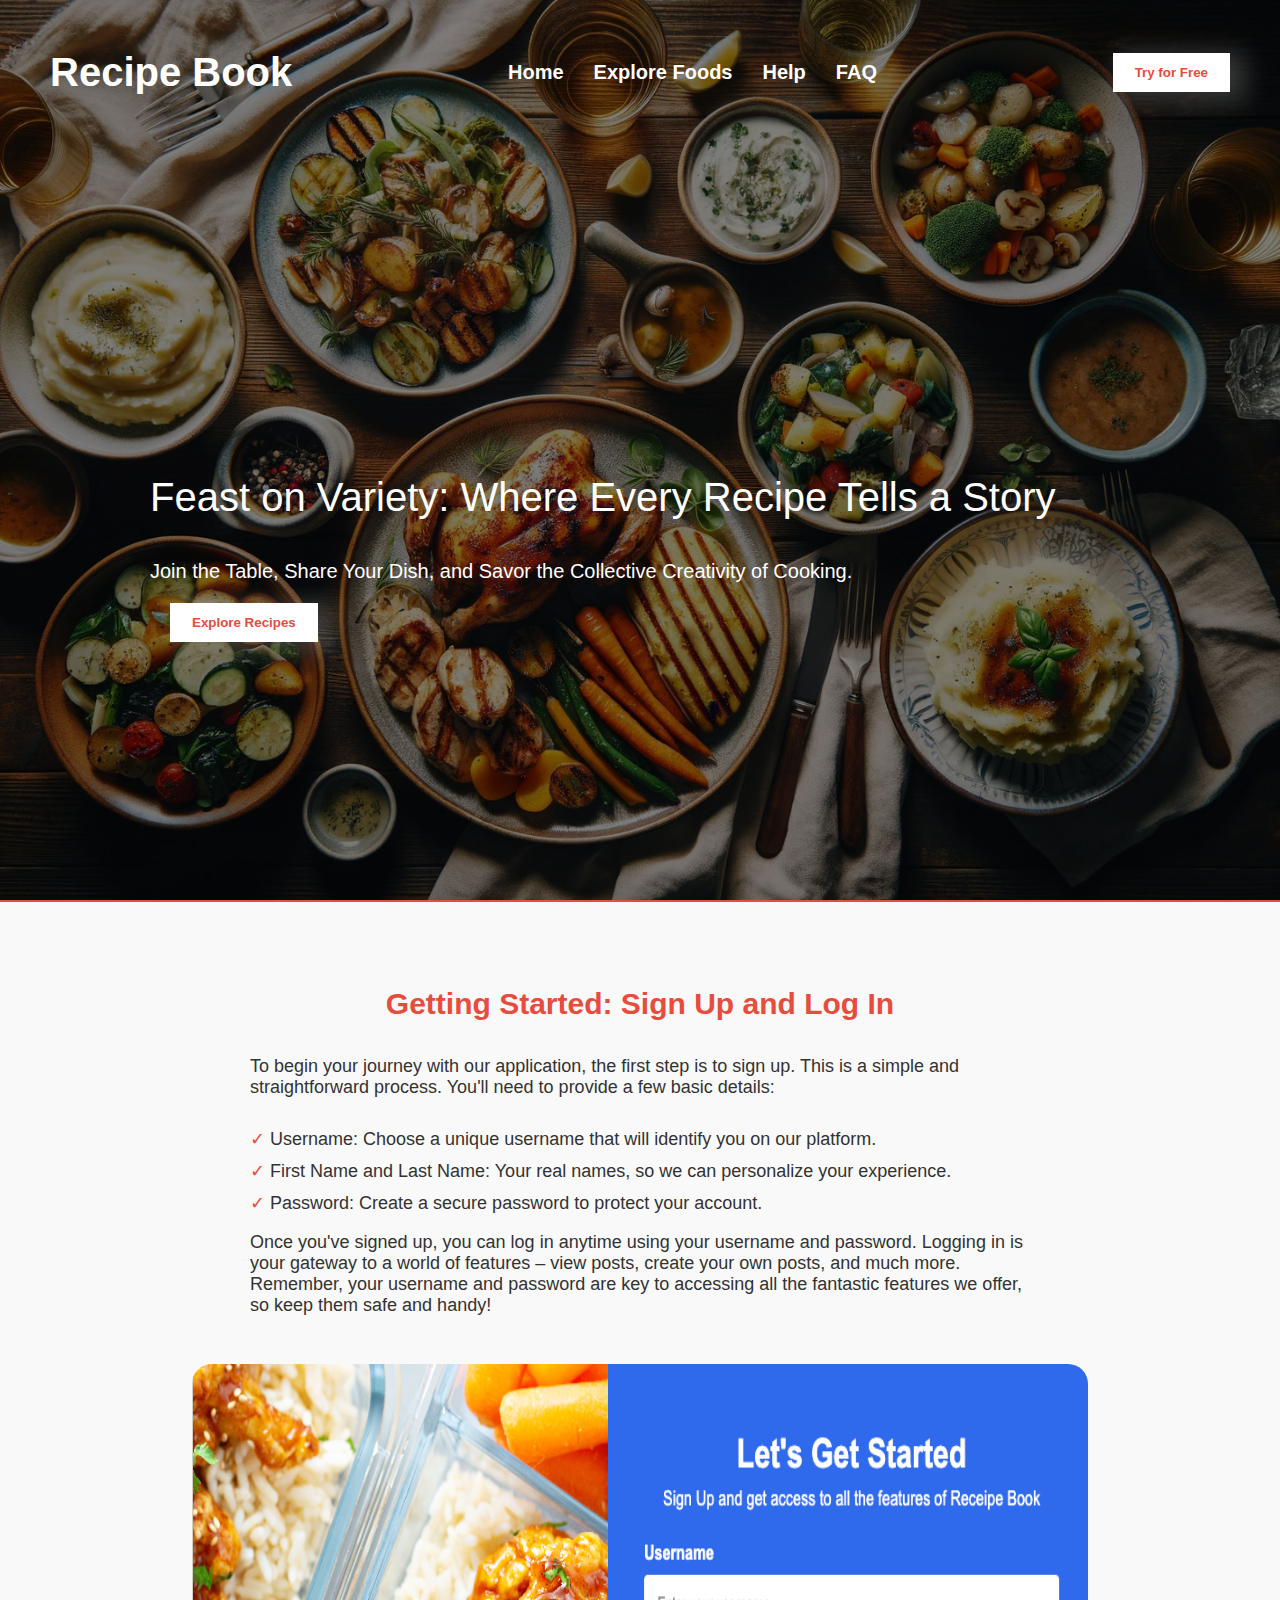
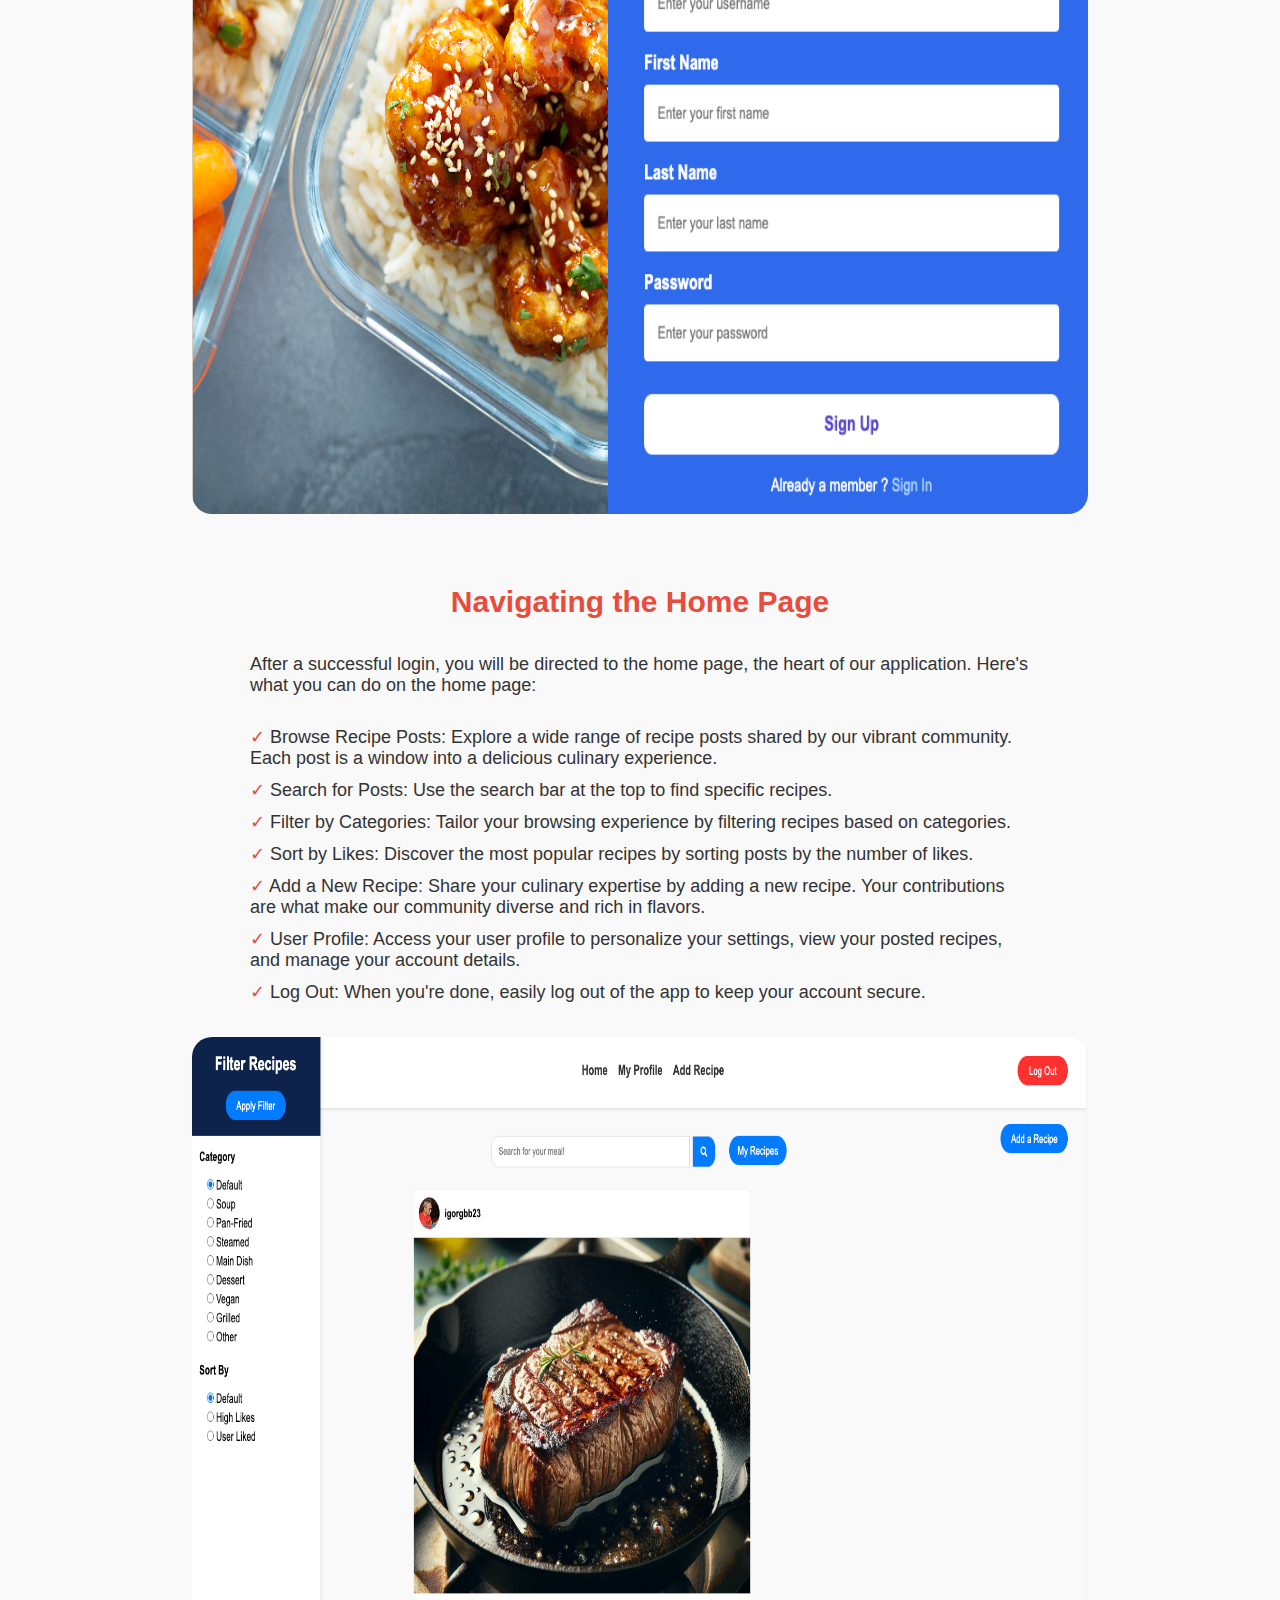
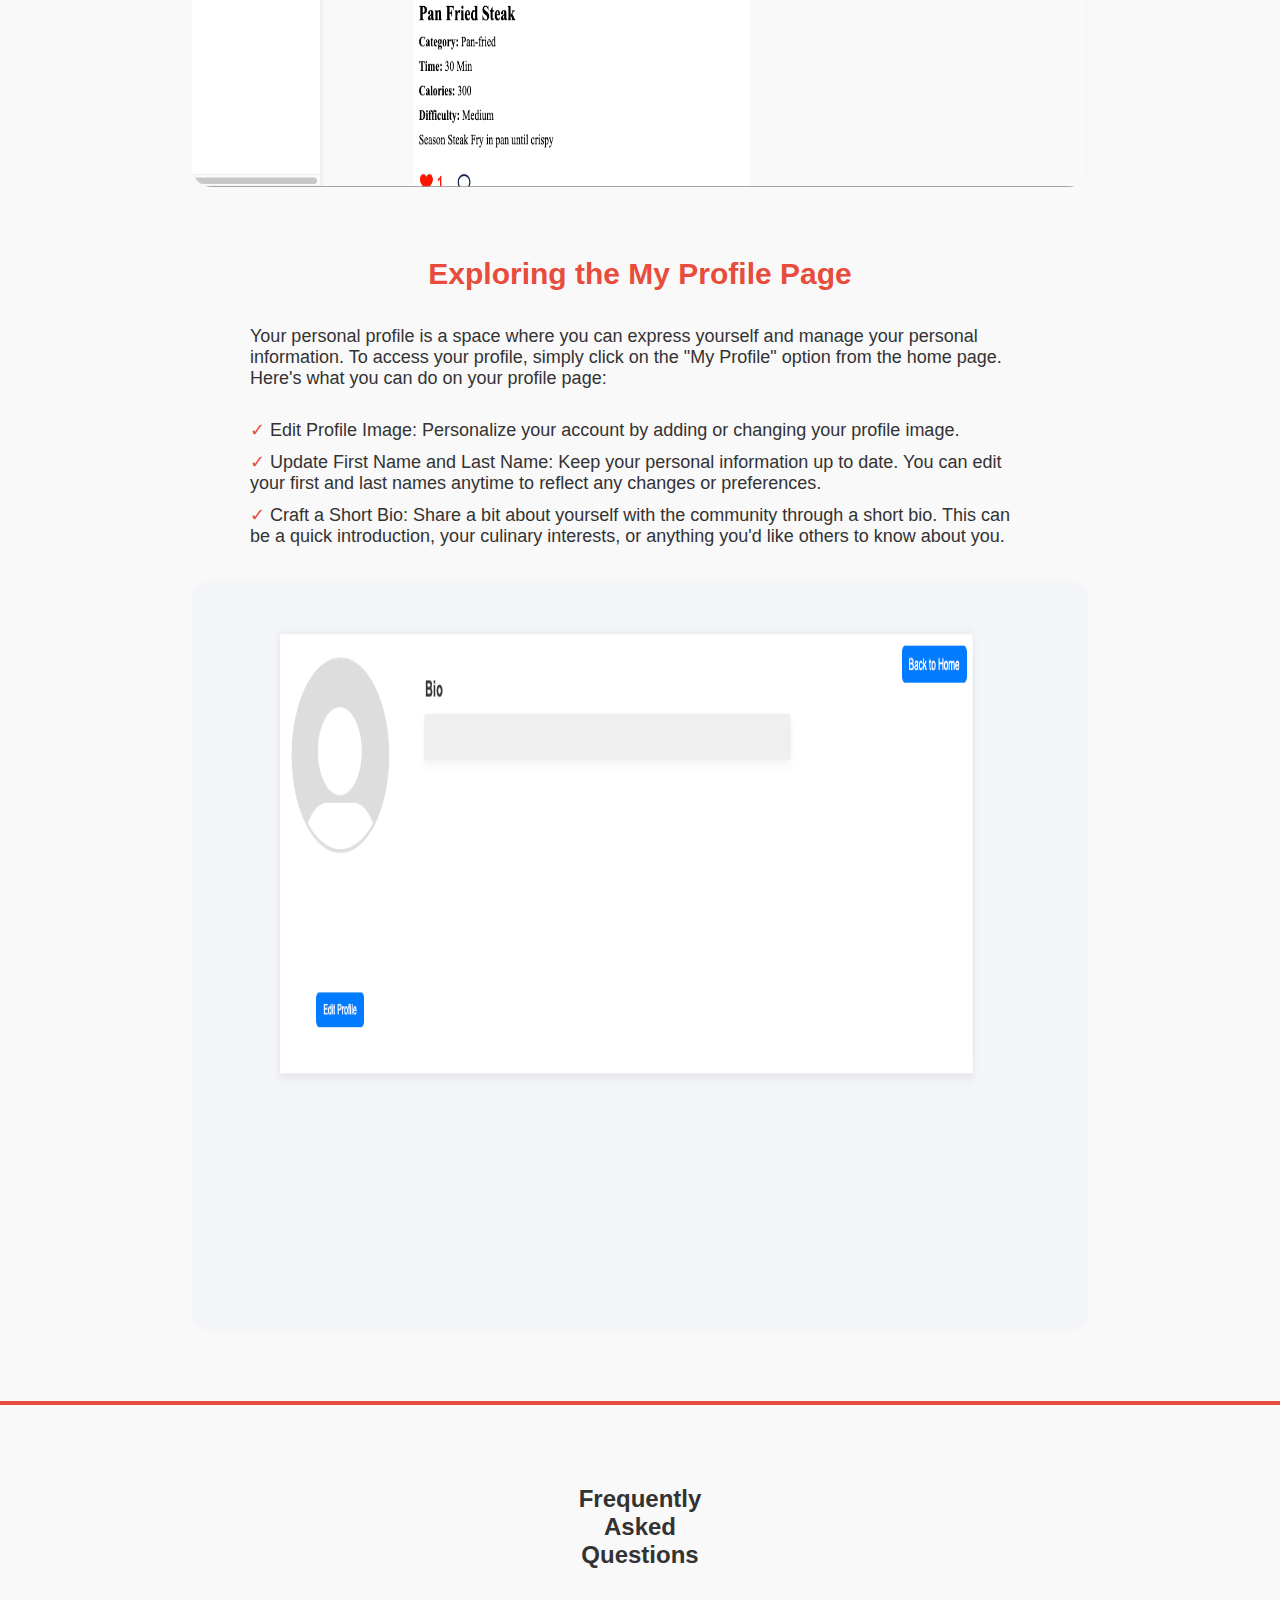
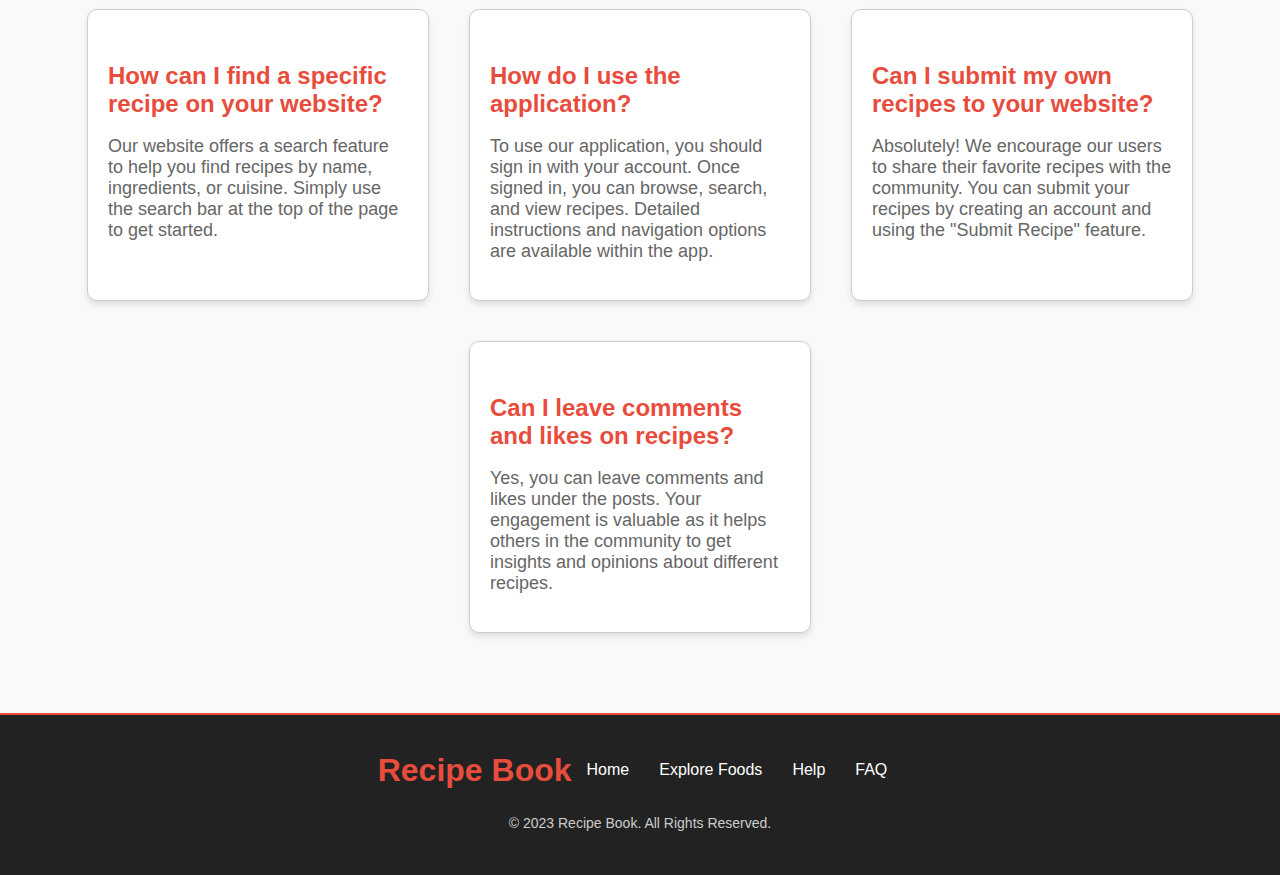
<file: public_html/help.html>
<!-- 
Author: Igor Gabriel Bezerra Bernardon, John Ko, Khamdam Kadirov, Sherali Ozodov
Date: 12/06/2023 
Class: CSC 337
File: help.html

Description: 
  This is the help page for the Recipe Book website. It explains how to use the application. 
  It contains a header with a navigation bar, a slogan, and a button to sign up for a free trial. 
  The page also contains a section which includes instructions for users.
-->

<!DOCTYPE html>
<html lang="en">
  <head>
    <meta charset="UTF-8">
    <meta name="viewport" content="width=device-width, initial-scale=1.0">
    <title>Recipe Book</title>
    <link rel="stylesheet" href="./index.css">
  </head>
  <body>
    <div class="header-container">
      <div class="header-content">
        <div class="branding">
          <h1>Recipe Book</h1>
        </div>
        <nav class="navigation">
          <a href="./index.html">Home</a>
          <a href="./signin.html">Explore Foods</a>
          <a href="./help.html">Help</a>
          <a href="#faq">FAQ</a>
        </nav>
        <button class="button-free-trial" onclick="goSignIn()">Try for Free</button>
      </div>
      <div class="header-slogan">
        <p class="feast">Feast on Variety: Where Every Recipe Tells a Story</p>
        <p class="join">Join the Table, Share Your Dish, and Savor the Collective Creativity of Cooking.</p>
        <button class="button-explore" onclick="goSignIn()">Explore Recipes</button>
      </div>
    </div>

      <section class="instruction-section">
        <div class="instruction-content">
          <div class="instruction-top">
            <h2>Getting Started: Sign Up and Log In</h2>
            <p>
              To begin your journey with our application, the first step is to sign up. This is a simple and 
              straightforward process. You'll need to provide a few basic details:
            </p>
            <ul>
              <li>Username: Choose a unique username that will identify you on our platform.</li>
              <li>First Name and Last Name: Your real names, so we can personalize your experience.</li>
              <li>Password: Create a secure password to protect your account.</li>
            </ul>
            <p>Once you've signed up, you can log in anytime using your username and password. Logging in is your
              gateway to a world of features – view posts, create your own posts, and much more.
              Remember, your username and password are key to accessing all the fantastic features 
              we offer, so keep them safe and handy!</p>
          </div>
          <br>
          <div class="instruction-buttom">
            <div class="instruction-image-container">
              <img src="./signup-instruction.png" alt="Food Recipes" id="landingImg">
            </div>
          </div>
          <br>
          <br>

          <div class="instruction-top">
            <h2>Navigating the Home Page</h2>
            <p>
              After a successful login, you will be directed to the home page, the heart of 
              our application. Here's what you can do on the home page:
            </p>
            <ul>
              <li>Browse Recipe Posts: Explore a wide range of recipe posts shared by our vibrant community. Each post is a window into a 
                delicious culinary experience.</li>
              <li>Search for Posts: Use the search bar at the top to find specific recipes.</li>
              <li>Filter by Categories: Tailor your browsing experience by filtering recipes based on categories.</li>
              <li>Sort by Likes: Discover the most popular recipes by sorting posts by the number of likes.</li>
              <li>Add a New Recipe: Share your culinary expertise by adding a new recipe. Your contributions are
                what make our community diverse and rich in flavors.</li>
              <li>User Profile: Access your user profile to personalize your settings, view your posted recipes, and manage 
                your account details.</li>
              <li>Log Out: When you're done, easily log out of the app to keep your account secure.</li>
            </ul>
          </div>
          <br>
          <div class="instruction-buttom">
            <div class="instruction-image-container">
              <img src="./home-instruction.png" alt="Food Recipes" id="landingImg">
            </div>
          </div>
          <br>
          <br>

          <div class="instruction-top">
            <h2>Exploring the My Profile Page</h2>
            <p>
              Your personal profile is a space where you can express yourself and manage your personal information. 
              To access your profile, simply click on the "My Profile" option from the home page. Here's what you can 
              do on your profile page:
            </p>
            <ul>
              <li>Edit Profile Image: Personalize your account by adding or changing your profile image.</li>
              <li>Update First Name and Last Name: Keep your personal information up to date. 
                You can edit your first and last names anytime to reflect any changes or preferences.</li>
              <li>Craft a Short Bio: Share a bit about yourself with the community through a short bio. 
                This can be a quick introduction, your culinary interests, or anything you'd like others to know about you.</li>
            </ul>
          </div>
          <br>
          <div class="instruction-buttom">
            <div class="instruction-image-container">
              <img src="./profile-instruction.png" alt="Food Recipes" id="landingImg">
            </div>
          </div>
        </div>
      </section>

      <section class="faqs" id="faq">
        <h2 class="faq-title">Frequently Asked Questions</h2>
        <div class="faq">
          <h4>How can I find a specific recipe on your website?</h4>
          <p>Our website offers a search feature to help you find recipes by name, ingredients, or cuisine. 
            Simply use the search bar at the top of the page to get started.</p>
        </div>
        <div class="faq">
          <h4>How do I use the application?</h4>
          <p>To use our application, you should sign in with your account. Once signed in, you can browse, search, and view recipes. Detailed instructions and navigation options are available within the app.</p>
        </div>
        <div class="faq">
          <h4>Can I submit my own recipes to your website?</h4>
          <p>Absolutely! We encourage our users to share their favorite recipes with the community. You 
            can submit your recipes by creating an account and using the "Submit Recipe" feature.</p>
        </div>
        <div class="faq">
          <h4>Can I leave comments and likes on recipes?</h4>
          <p>Yes, you can leave comments and likes under the posts. Your engagement is valuable as it helps others in the community to get insights and opinions about different recipes.</p>
        </div>
      </section>      

      <footer class="footer">
        <div class="footer-content">
          <div class="footer-logo">
            <h1>Recipe Book</h1>
          </div>
          <div class="footer-links">
            <ul>
              <li><a href="index.html">Home</a></li>
              <li><a href="./signup.html">Explore Foods</a></li>
              <li><a href="./help.html">Help</a></li>
              <li><a href="#faq">FAQ</a></li>
            </ul>
          </div>
        </div>
        <div class="footer-bottom">
          <p>&copy; 2023 Recipe Book. All Rights Reserved.</p>
        </div>
      </footer>

      <script>
        function goSignIn() {
          window.location.href = "./signin.html"
        }

        function goSignUp() {

        }
      </script>
  </body>
</html>
</file>
<file: public_html/index.css>
/* Reset some default styles */
/*
Authors: Sherali Ozodov, Khamdam Kadirov, Igor Gabriel Bezerra Bernardon, John Ko
Date: 12/06/2023 
Class: CSC 337
File: script.js

Description: The styling for the landing page (index.html) is stored here.
*/

body {
	font-family: 'Roboto', sans-serif;
  margin: 0;
  padding: 0;
  background: url('landing2.png') no-repeat center center/cover;
  position: relative;
  color: white;
  height: 900px;
}

/* Header container */
.header-container {
  position: relative;
  height: 800px;
  font-size: 20px;
  padding: 50px;
}

/* Header content */
.header-content {
  position: relative;
  display: flex;
  justify-content: space-between;
  align-items: center;
}

/* Branding style */
.branding h1 {
  margin: 0;
  font-family: 'Roboto', sans-serif;
}

/* Navigation styles */
.navigation {
  display: flex;
}

.navigation a {
  margin: 0 15px;
  text-decoration: none;
  color: white;
  font-weight: bold;
}

.navigation a:hover {
  color: #e74c3c; 
}

/* Button styles */
.button-free-trial, .button-explore {
  background-color: white;
  color: #e74c3c; 
  border: 2px solid white;
  padding: 10px 20px;
  margin-left: 20px;
  cursor: pointer;
  font-weight: bold;
  box-shadow: 10px 4px 25px 5px rgba(245, 245, 245, 0.2);
  transition: background-color 0.3s ease, color 0.3s ease; 
}

.button-free-trial:hover, .button-explore:hover {
  background-color: #c0392b; 
  color: white; 
  border-color: #c0392b; 
}

/* Header slogan styles */
.header-slogan {
  text-align: left;
  margin-top: 380px;
  padding-left: 100px;
  font-family: 'Roboto', sans-serif;
}

/* Darkened overlay on the background image */
body::before {
  content: "";
  position: absolute;
  top: 0;
  right: 0;
  bottom: 0;
  left: 0;
  background: rgba(0, 0, 0, 0.5);
  z-index: -1;
}

/* Feast class styles */
.feast {
  font-size: 40px;
}

/* Stats section styles */
.stats-section {
  background-color: #c0392b;
  color: white;
  text-align: center;
  padding: 40px 0;
  font-family: 'Roboto', sans-serif;
}

/* Stats container styles */
.stats-container {
  display: flex;
  justify-content: space-around;
  align-items: center;
}

/* Stat styles */
.stat {
  flex: 1;
  padding: 10px;
}

.stat h4 {
  font-size: 26px;
  margin: 0;
}

.stat p {
  font-size: 20px;
  margin: 0;
}

/* Styles for the "FAQs" section */
.faqs {
  background-color: #f9f9f9;
  padding: 60px 0;
  border-top: 2px solid #e74c3c;
  border-bottom: 2px solid #e74c3c;
  text-align: center;
  display: flex;
  flex-wrap: wrap; 
  justify-content: center;
}

/* Style for each FAQ item */
.faq {
  max-width: 300px;
  text-align: left;
  background-color: #fff;
  border: 1px solid #ccc;
  border-radius: 10px;
  box-shadow: 0 4px 6px rgba(0, 0, 0, 0.1);
  padding: 20px;
  margin: 20px;
  transition: transform 0.2s ease-in-out;
}

.faq-title {
  text-align: center;
  padding-left: 600px;
  padding-right: 600px;
  font-size: 24px;
  margin-bottom: 20px;
  color: #333; 
}

.faq:hover {
  transform: scale(1.05); 
}

.faq h4 {
  font-size: 24px;
  margin-bottom: 10px;
  color: #e74c3c;
  font-family: 'Your Custom Font', sans-serif; 
}

.faq p {
  font-size: 18px;
  color: #666;
  font-family: 'Your Custom Font', sans-serif; 
}

/* Style for the "Explore More" button */
.explore-more-button {
  text-align: center;
  margin-top: 30px;
}

.explore-more-button .button-explore {
  background-color: #e74c3c;
  color: white;
  border: none;
  padding: 15px 30px;
  font-weight: bold;
  cursor: pointer;
  transition: background-color 0.3s ease, color 0.3s ease;
}

.explore-more-button .button-explore:hover {
  background-color: #c0392b;
}

/* Styles for the "Discover Section" */
.discover-section {
  background-color: #f9f9f9;
  padding: 60px 0;
  border-top: 2px solid #e74c3c;
  border-bottom: 2px solid #e74c3c;
}

.discover-content {
  display: flex;
  justify-content: space-between;
  align-items: center;
}

.discover-left {
  flex: 1;
  text-align: left;
  padding-left: 200px;
}

.discover-left h2 {
  font-size: 30px;
  color: #e74c3c;
  padding-bottom: 10px;
}

.discover-left p {
  font-size: 18px;
  color: #333;
  margin-bottom: 30px;
}

.discover-left ul {
  list-style-type: none;
  padding: 0;
}

.discover-left li {
  font-size: 18px;
  margin-bottom: 10px;
  color: #333;
}

.discover-left li::before {
  content: "✓ ";
  color: #e74c3c;
}

.discover-right {
  flex: 1;
  text-align: center;
}

/* Style for the image container */
.image-container {
  border-radius: 20px;
  overflow: hidden;
}

.image-container img {
  max-width: 100%;
  border-radius: 20px; 
}

/* Styles for the Instructions */
.instruction-section {
  background-color: #f9f9f9;
  padding: 60px 0;
  border-top: 2px solid #e74c3c;
  border-bottom: 2px solid #e74c3c;
}

.instruction-content {
  align-items: center;
}

.instruction-top {
  max-width: 70%;
  padding-left: 250px;
  padding-right: 250px;
}

.instruction-top h2 {
  font-size: 30px;
  color: #e74c3c;
  padding-bottom: 10px;
  text-align: center;
}

.instruction-top p {
  font-size: 18px;
  color: #333;
  margin-bottom: 30px;
}

.instruction-top ul {
  list-style-type: none;
  padding: 0;
}

.instruction-top li {
  font-size: 18px;
  margin-bottom: 10px;
  color: #333;
}

.instruction-top li::before {
  content: "✓ ";
  color: #e74c3c;
}

.instruction-buttom {
  text-align: center;
}

/* Style for the image container */
.instruction-image-container {
  border-radius: 20px;
  height: 760px;
  overflow: hidden;
}

.instruction-image-container img {
  max-width: 110%;
  border-radius: 20px; 
}

/* Footer styles */
.footer {
  background-color: #222;
  color: white;
  padding: 30px 0;
  text-align: center;
}

.footer-content {
  display: flex;
  justify-content: center;
  align-items: center;
}

.footer-logo h1 {
  margin: 0;
  font-size: 32px;
  color: #e74c3c; 
}

.footer-links ul {
  list-style-type: none;
  padding: 0;
  display: flex;
}

.footer-links ul li {
  margin: 0 15px; 
}

.footer-links a {
  text-decoration: none;
  color: white;
  font-size: 16px;
  transition: color 0.3s ease;
}

.footer-links a:hover {
  color: #e74c3c; 
}

.footer-bottom {
  margin-top: 20px;
}

.footer-bottom p {
  font-size: 14px;
  color: #ccc;
}

#landingImg {
  width: 70%;
  height: 750px;
}
</file>
